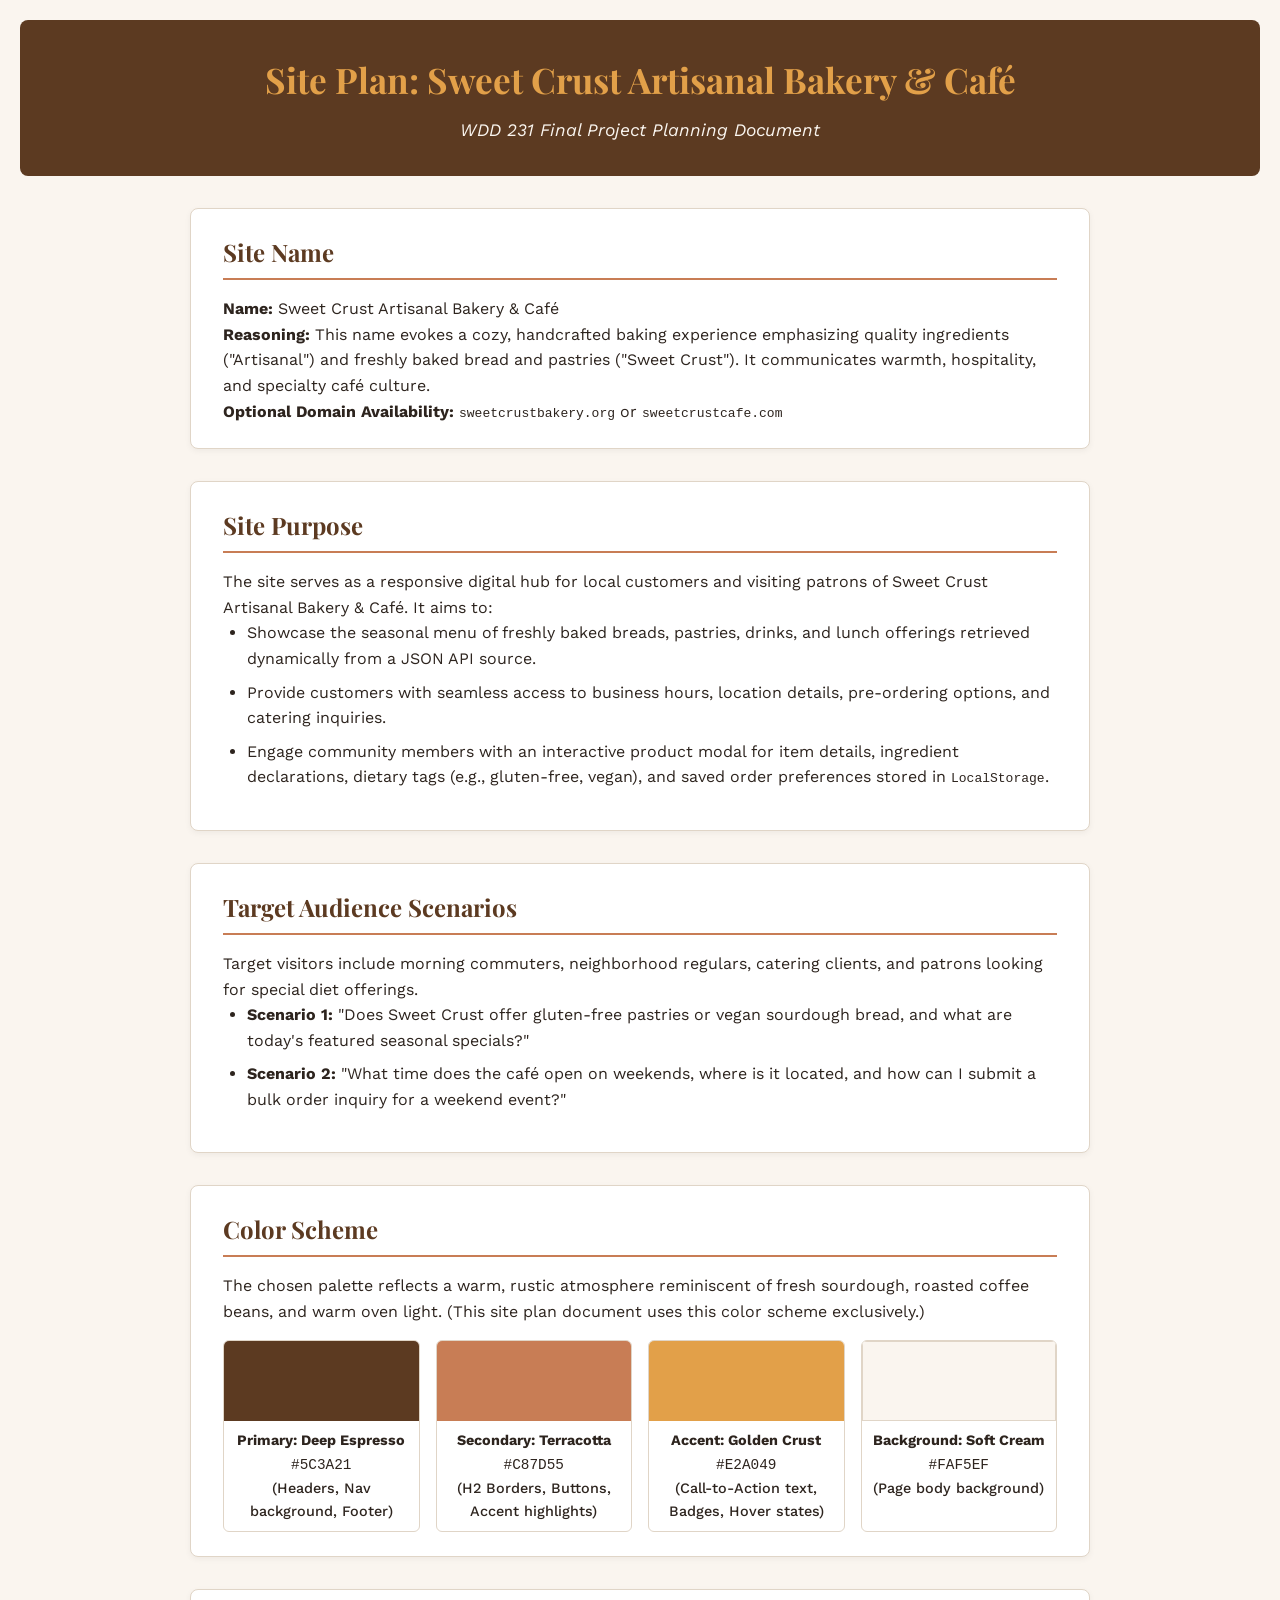
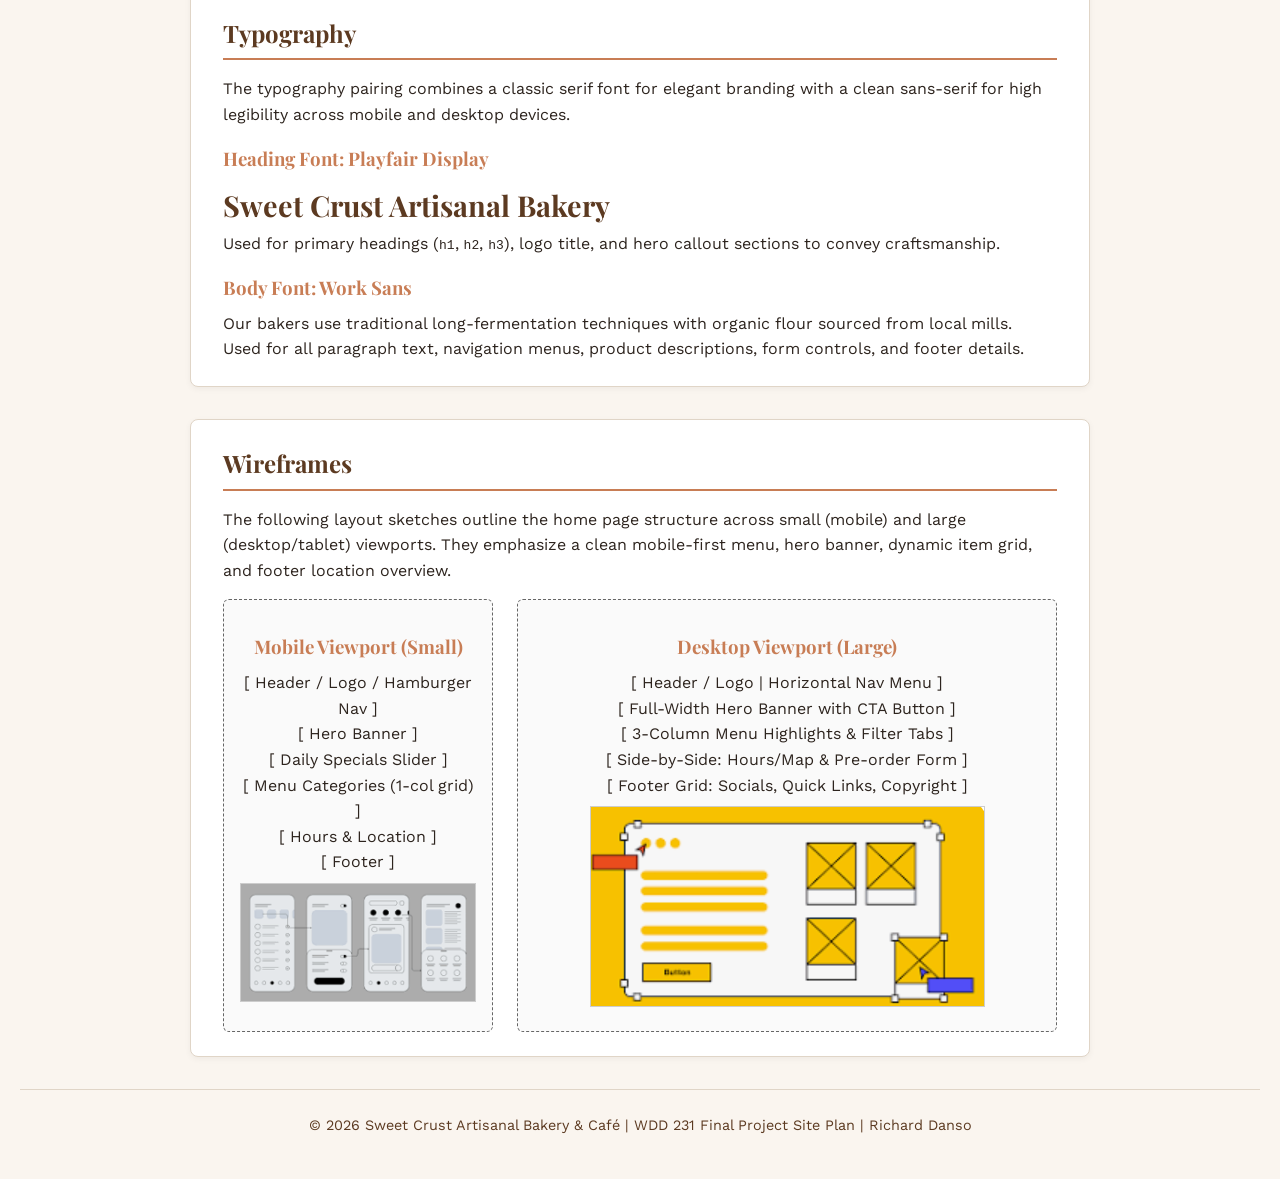
<file: site-plan.html>
<!DOCTYPE html>
<html lang="en-US">
<head>
  <meta charset="utf-8">
  <meta name="viewport" content="width=device-width, initial-scale=1.0">
  <title>Sweet Crust Artisanal Bakery & Café - Site Plan</title>
  <!-- Google Fonts import for typography styling -->
  <link rel="preconnect" href="https://fonts.googleapis.com">
  <link rel="preconnect" href="https://fonts.gstatic.com" crossorigin>
  <link href="https://fonts.googleapis.com/css2?family=Playfair+Display:ital,wght@0,600;0,700;1,400&family=Work+Sans:wght@400;500;600&display=swap" rel="stylesheet">
  <style>
    /* -------------------------------------------------------------
       COLOR SCHEME VARIABLES & TYPOGRAPHY SETUPS
       ------------------------------------------------------------- */
    :root {
      --primary-color: #5C3A21;    /* Deep Warm Espresso */
      --secondary-color: #C87D55;  /* Artisan Terracotta */
      --accent-color: #E2A049;     /* Golden Crust */
      --bg-color: #FAF5EF;         /* Soft Cream */
      --text-color: #2D241E;       /* Dark Roast Text */
      --card-bg: #FFFFFF;
      --border-color: #E0D5C7;
      
      --font-heading: 'Playfair Display', Georgia, serif;
      --font-body: 'Work Sans', 'Segoe UI', sans-serif;
    }

    * {
      box-sizing: border-box;
      margin: 0;
      padding: 0;
    }

    body {
      font-family: var(--font-body);
      background-color: var(--bg-color);
      color: var(--text-color);
      line-height: 1.6;
      padding: 20px;
    }

    header {
      background-color: var(--primary-color);
      color: var(--bg-color);
      text-align: center;
      padding: 2rem 1rem;
      border-radius: 8px;
      margin-bottom: 2rem;
    }

    header h1 {
      font-family: var(--font-heading);
      font-size: 2.2rem;
      margin-bottom: 0.5rem;
      color: var(--accent-color);
    }

    header p {
      font-size: 1.1rem;
      font-style: italic;
    }

    main {
      max-width: 900px;
      margin: 0 auto;
    }

    section {
      background-color: var(--card-bg);
      border: 1px solid var(--border-color);
      border-radius: 8px;
      padding: 1.5rem 2rem;
      margin-bottom: 2rem;
      box-shadow: 0 2px 6px rgba(0, 0, 0, 0.05);
    }

    h2 {
      font-family: var(--font-heading);
      color: var(--primary-color);
      border-bottom: 2px solid var(--secondary-color);
      padding-bottom: 0.4rem;
      margin-bottom: 1rem;
      font-size: 1.5rem;
    }

    h3 {
      font-family: var(--font-heading);
      color: var(--secondary-color);
      margin: 1rem 0 0.5rem 0;
    }

    ul, ol {
      margin-left: 1.5rem;
      margin-bottom: 1rem;
    }

    li {
      margin-bottom: 0.5rem;
    }

    /* Color Palette Display Grid */
    .color-grid {
      display: grid;
      grid-template-columns: repeat(auto-fit, minmax(180px, 1fr));
      gap: 1rem;
      margin-top: 1rem;
    }

    .color-box {
      border-radius: 6px;
      overflow: hidden;
      border: 1px solid var(--border-color);
      text-align: center;
    }

    .color-swatch {
      height: 80px;
      width: 100%;
    }

    .color-box p {
      padding: 0.5rem;
      font-size: 0.9rem;
      font-weight: 500;
    }

    /* Typography Samples */
    .font-sample-heading {
      font-family: var(--font-heading);
      font-size: 1.8rem;
      font-weight: 700;
      color: var(--primary-color);
      margin-bottom: 0.2rem;
    }

    .font-sample-body {
      font-family: var(--font-body);
      font-size: 1rem;
      color: var(--text-color);
    }

    /* Wireframe Section Styling */
    .wireframe-container {
      display: grid;
      grid-template-columns: 1fr;
      gap: 1.5rem;
      margin-top: 1rem;
    }

    @media (min-width: 650px) {
      .wireframe-container {
        grid-template-columns: 1fr 2fr;
      }
    }

    .wireframe-card {
      border: 1px dashed #666;
      padding: 1rem;
      background: #FAFAFA;
      border-radius: 6px;
      text-align: center;
    }

    .wireframe-card img {
      max-width: 100%;
      height: auto;
      border: 1px solid #CCC;
      margin-top: 0.5rem;
    }

    footer {
      text-align: center;
      padding: 1.5rem;
      font-size: 0.9rem;
      color: var(--primary-color);
      border-top: 1px solid var(--border-color);
    }
  </style>
</head>
<body>

  <header>
    <h1>Site Plan: Sweet Crust Artisanal Bakery & Café</h1>
    <p>WDD 231 Final Project Planning Document</p>
  </header>

  <main>

    <!-- Site Name Section -->
    <section>
      <h2>Site Name</h2>
      <p><strong>Name:</strong> Sweet Crust Artisanal Bakery &amp; Café</p>
      <p><strong>Reasoning:</strong> This name evokes a cozy, handcrafted baking experience emphasizing quality ingredients ("Artisanal") and freshly baked bread and pastries ("Sweet Crust"). It communicates warmth, hospitality, and specialty café culture.</p>
      <p><strong>Optional Domain Availability:</strong> <code>sweetcrustbakery.org</code> or <code>sweetcrustcafe.com</code></p>
    </section>

    <!-- Site Purpose Section -->
    <section>
      <h2>Site Purpose</h2>
      <p>The site serves as a responsive digital hub for local customers and visiting patrons of Sweet Crust Artisanal Bakery &amp; Café. It aims to:</p>
      <ul>
        <li>Showcase the seasonal menu of freshly baked breads, pastries, drinks, and lunch offerings retrieved dynamically from a JSON API source.</li>
        <li>Provide customers with seamless access to business hours, location details, pre-ordering options, and catering inquiries.</li>
        <li>Engage community members with an interactive product modal for item details, ingredient declarations, dietary tags (e.g., gluten-free, vegan), and saved order preferences stored in <code>LocalStorage</code>.</li>
      </ul>
    </section>

    <!-- Scenarios Section -->
    <section>
      <h2>Target Audience Scenarios</h2>
      <p>Target visitors include morning commuters, neighborhood regulars, catering clients, and patrons looking for special diet offerings.</p>
      <ul>
        <li><strong>Scenario 1:</strong> "Does Sweet Crust offer gluten-free pastries or vegan sourdough bread, and what are today's featured seasonal specials?"</li>
        <li><strong>Scenario 2:</strong> "What time does the café open on weekends, where is it located, and how can I submit a bulk order inquiry for a weekend event?"</li>
      </ul>
    </section>

    <!-- Color Scheme Section -->
    <section>
      <h2>Color Scheme</h2>
      <p>The chosen palette reflects a warm, rustic atmosphere reminiscent of fresh sourdough, roasted coffee beans, and warm oven light. (This site plan document uses this color scheme exclusively.)</p>
      
      <div class="color-grid">
        <div class="color-box">
          <div class="color-swatch" style="background-color: #5C3A21;"></div>
          <p><strong>Primary: Deep Espresso</strong><br><code>#5C3A21</code><br>(Headers, Nav background, Footer)</p>
        </div>
        <div class="color-box">
          <div class="color-swatch" style="background-color: #C87D55;"></div>
          <p><strong>Secondary: Terracotta</strong><br><code>#C87D55</code><br>(H2 Borders, Buttons, Accent highlights)</p>
        </div>
        <div class="color-box">
          <div class="color-swatch" style="background-color: #E2A049;"></div>
          <p><strong>Accent: Golden Crust</strong><br><code>#E2A049</code><br>(Call-to-Action text, Badges, Hover states)</p>
        </div>
        <div class="color-box">
          <div class="color-swatch" style="background-color: #FAF5EF; border: 1px solid #E0D5C7;"></div>
          <p><strong>Background: Soft Cream</strong><br><code>#FAF5EF</code><br>(Page body background)</p>
        </div>
      </div>
    </section>

    <!-- Typography Section -->
    <section>
      <h2>Typography</h2>
      <p>The typography pairing combines a classic serif font for elegant branding with a clean sans-serif for high legibility across mobile and desktop devices.</p>
      
      <h3>Heading Font: Playfair Display</h3>
      <p class="font-sample-heading">Sweet Crust Artisanal Bakery</p>
      <p>Used for primary headings (<code>h1</code>, <code>h2</code>, <code>h3</code>), logo title, and hero callout sections to convey craftsmanship.</p>

      <h3>Body Font: Work Sans</h3>
      <p class="font-sample-body">Our bakers use traditional long-fermentation techniques with organic flour sourced from local mills.</p>
      <p>Used for all paragraph text, navigation menus, product descriptions, form controls, and footer details.</p>
    </section>

    <!-- Wireframes Section -->
    <section>
      <h2>Wireframes</h2>
      <p>The following layout sketches outline the home page structure across small (mobile) and large (desktop/tablet) viewports. They emphasize a clean mobile-first menu, hero banner, dynamic item grid, and footer location overview.</p>
      
      <div class="wireframe-container">
        <div class="wireframe-card">
          <h3>Mobile Viewport (Small)</h3>
          <p>[ Header / Logo / Hamburger Nav ]</p>
          <p>[ Hero Banner ]</p>
          <p>[ Daily Specials Slider ]</p>
          <p>[ Menu Categories (1-col grid) ]</p>
          <p>[ Hours &amp; Location ]</p>
          <p>[ Footer ]</p>
          <!-- Replace src with your local scanned/drawn wireframe image path -->
          <img src="images/MOBI.png" alt="Hand-drawn mobile wireframe layout for home page">
        </div>

        <div class="wireframe-card">
          <h3>Desktop Viewport (Large)</h3>
          <p>[ Header / Logo | Horizontal Nav Menu ]</p>
          <p>[ Full-Width Hero Banner with CTA Button ]</p>
          <p>[ 3-Column Menu Highlights &amp; Filter Tabs ]</p>
          <p>[ Side-by-Side: Hours/Map &amp; Pre-order Form ]</p>
          <p>[ Footer Grid: Socials, Quick Links, Copyright ]</p>
          <!-- Replace src with your local scanned/drawn wireframe image path -->
          <img src="images/HOB.png" alt="Hand-drawn desktop wireframe layout for home page">
        </div>
      </div>
    </section>

  </main>

  <footer>
    <p>&copy; 2026 Sweet Crust Artisanal Bakery &amp; Café | WDD 231 Final Project Site Plan | Richard Danso</p>
  </footer>

</body>
</html>
</file>
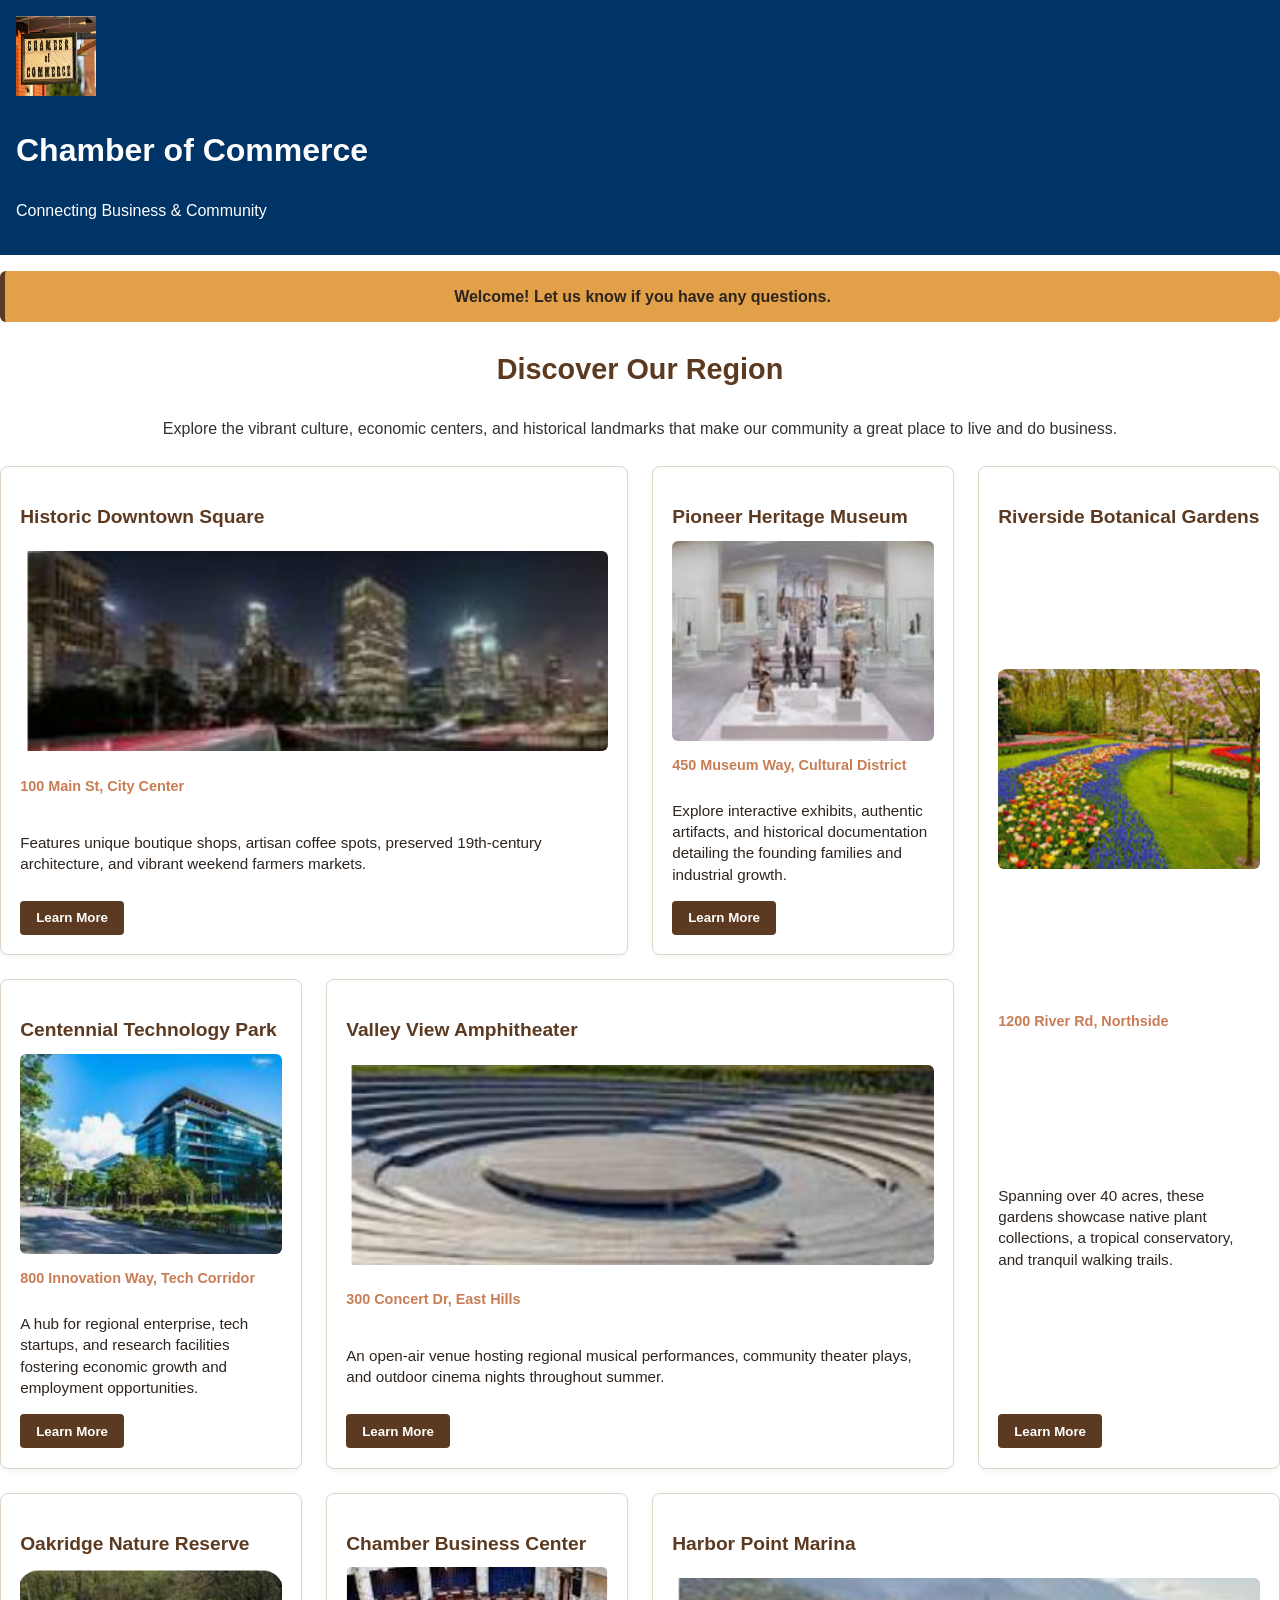
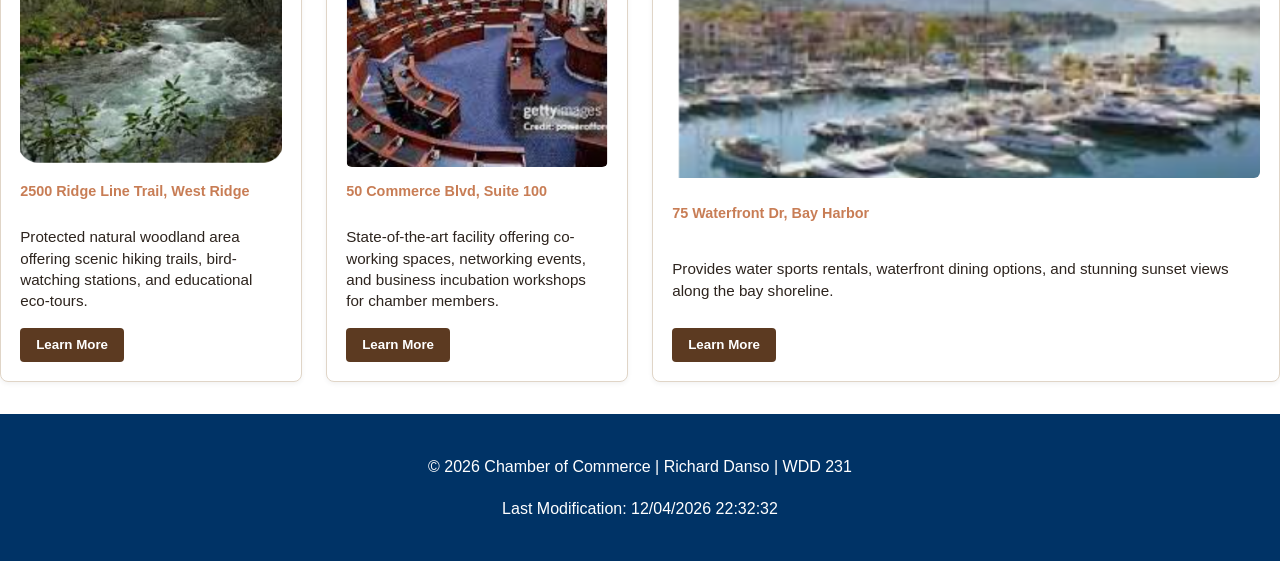
<file: chamber/discover.html>
<!DOCTYPE html>
<html lang="en-US">
<head>
  <meta charset="utf-8">
  <meta name="viewport" content="width=device-width, initial-scale=1.0">
  <title>Chamber Discover Page - Local Features &amp; Demographics</title>
  <meta name="description" content="Discover points of interest, attractions, and visitor resources provided by the Chamber of Commerce.">
  
  <!-- CSS Stylesheets -->
  <link rel="stylesheet" href="css/base.css">
  <link rel="stylesheet" href="css/discover.css">

  <!-- JS Module Import -->
  <script type="module" src="js/discover.js"></script>
</head>
<body>

  <header>
    <div class="header-container">
      <img src="images/Logo.png" alt="Chamber of Commerce Logo" width="80" height="80">
      <div class="header-title">
        <h1>Chamber of Commerce</h1>
        <p>Connecting Business &amp; Community</p>
      </div>
    </div>
    <nav>
      <ul>
        <li><a href="index.html">Home</a></li>
        <li><a href="discover.html" class="active">Discover</a></li>
        <li><a href="directory.html">Directory</a></li>
        <li><a href="join.html">Join</a></li>
      </ul>
    </nav>
  </header>

  <main>
    <!-- Visitor Message Container (populated via localStorage JS) -->
    <aside id="visitor-message" class="visitor-banner"></aside>

    <div class="discover-heading">
      <h2>Discover Our Region</h2>
      <p>Explore the vibrant culture, economic centers, and historical landmarks that make our community a great place to live and do business.</p>
    </div>

    <!-- Grid Layout Container using grid-template-areas -->
    <section class="discover-grid" id="discover-cards">
      <!-- 8 Cards dynamically injected via discover.js -->
    </section>
  </main>

  <footer>
    <p>&copy; <span id="currentyear"></span> Chamber of Commerce | Richard Danso | WDD 231</p>
    <p id="lastModified"></p>
  </footer>

</body>
</html>
</file>
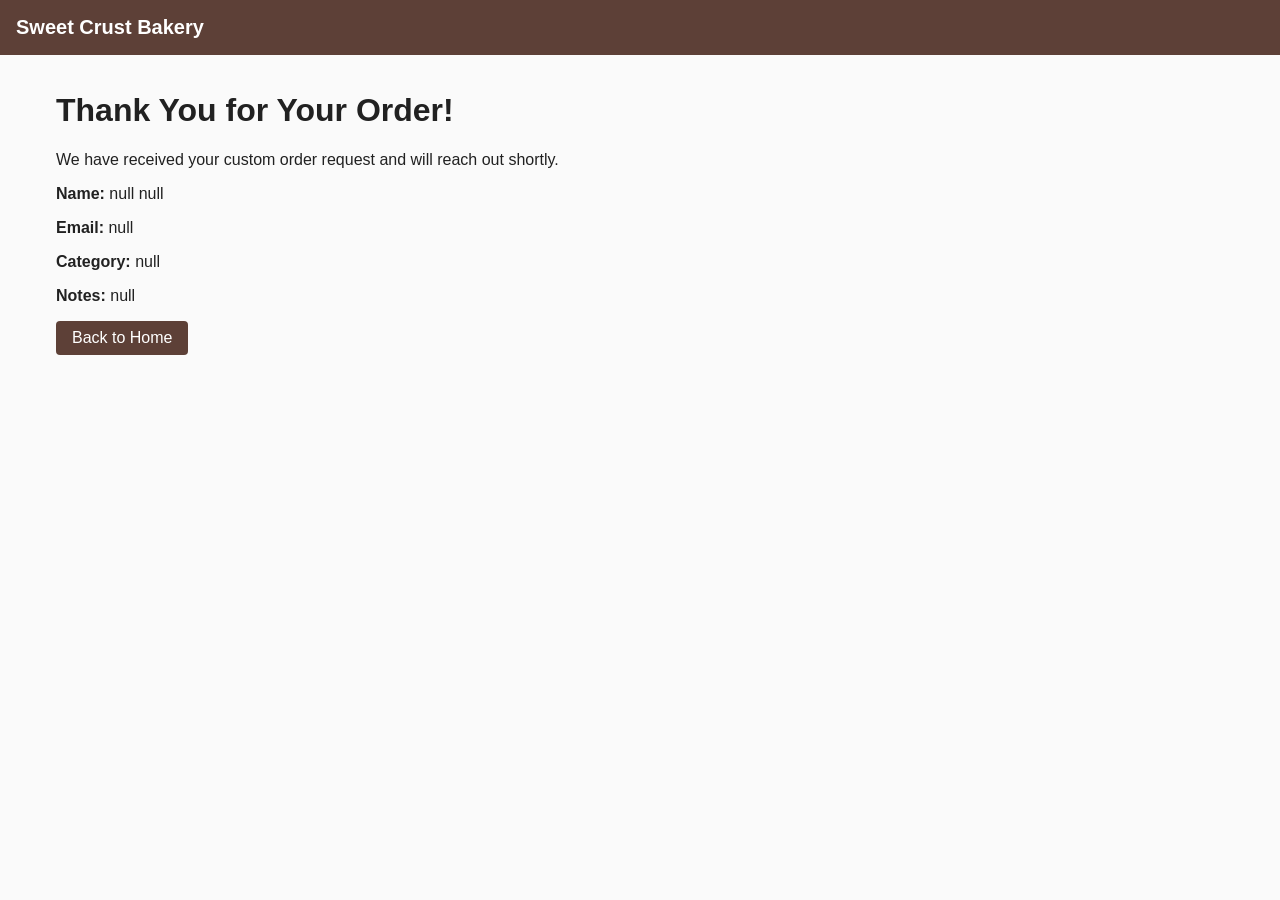
<file: project/thank-you.html>
<!DOCTYPE html>
<html lang="en">
<head>
    <meta charset="UTF-8">
    <meta name="viewport" content="width=device-width, initial-scale=1.0">
    <title>Thank You | Order Submitted</title>
    <link rel="stylesheet" href="css/base.css">
    <link rel="stylesheet" href="css/larger.css">
    <script type="module" src="js/main.js"></script>
</head>
<body>
    <header>
        <div class="brand"><span>Sweet Crust Bakery</span></div>
    </header>
    <main>
        <h1>Thank You for Your Order!</h1>
        <p>We have received your custom order request and will reach out shortly.</p>
        <div id="form-summary" class="card"></div>
        <a href="index.html" class="btn">Back to Home</a>
    </main>

    <script>
        const params = new URLSearchParams(window.location.search);
        const summary = document.getElementById('form-summary');
        if (summary) {
            summary.innerHTML = `
                <p><strong>Name:</strong> ${params.get('fname')} ${params.get('lname')}</p>
                <p><strong>Email:</strong> ${params.get('email')}</p>
                <p><strong>Category:</strong> ${params.get('category')}</p>
                <p><strong>Notes:</strong> ${params.get('notes')}</p>
            `;
        }
    </script>
</body>
</html>
</file>
<file: chamber/css/base.css>
/* Mobile First Base Styles */
body {
    font-family: Arial, sans-serif;
    margin: 0;
    padding: 0;
    line-height: 1.6;
    color: #333;
}

header {
    background-color: #003366;
    color: #fff;
    padding: 1rem;
    display: flex;
    flex-wrap: wrap;
    justify-content: space-between;
    align-items: center;
}

.logo-container {
    display: flex;
    align-items: center;
    gap: 0.5rem;
    font-size: 1.2rem;
    font-weight: bold;
}

#menu-btn {
    font-size: 1.8rem;
    background: none;
    border: none;
    color: white;
    cursor: pointer;
}

nav {
    width: 100%;
}

nav ul {
    list-style: none;
    padding: 0;
    margin: 0;
    display: none;
    flex-direction: column;
}

nav ul.open {
    display: flex;
}

nav a {
    color: white;
    text-decoration: none;
    padding: 0.75rem 1rem;
    display: block;
}

nav a.active, nav a:hover {
    background-color: #002244;
}

/* Home Layout Mobile */
.home-grid {
    display: grid;
    grid-template-columns: 1fr;
    gap: 1.5rem;
    padding: 1rem;
}

/* Hero Section */
.hero {
    position: relative;
    overflow: hidden;
}

.hero img {
    width: 100%;
    height: auto;
    display: block;
    border-radius: 8px;
}

.cta-overlay {
    position: absolute;
    top: 50%;
    left: 50%;
    transform: translate(-50%, -50%);
    background: rgba(0, 51, 102, 0.85);
    color: white;
    padding: 1.5rem;
    text-align: center;
    border-radius: 8px;
    width: 80%;
}

.cta-btn {
    display: inline-block;
    margin-top: 1rem;
    padding: 0.75rem 1.25rem;
    background-color: #d9534f;
    color: white;
    text-decoration: none;
    font-weight: bold;
    border-radius: 4px;
}

.cta-btn:hover {
    background-color: #c9302c;
}

/* Cards & Sections */
.card {
    background: #f4f6f8;
    border: 1px solid #ddd;
    border-radius: 8px;
    padding: 1rem;
}

#current-weather {
    display: flex;
    align-items: center;
    justify-content: space-around;
}

.temp-display {
    font-size: 2rem;
    font-weight: bold;
}

.forecast-container {
    display: flex;
    justify-content: space-between;
    margin-top: 0.5rem;
}

.forecast-day {
    text-align: center;
    background: #fff;
    padding: 0.5rem;
    border-radius: 4px;
    flex: 1;
    margin: 0 0.2rem;
}

/* Spotlights */
.spotlight-grid {
    display: grid;
    grid-template-columns: 1fr;
    gap: 1rem;
}

.spotlight-card {
    background: #fff;
    border: 1px solid #ccc;
    border-radius: 8px;
    padding: 1rem;
    text-align: center;
}

.spotlight-card img {
    max-width: 120px;
    height: auto;
    margin-bottom: 0.5rem;
}

footer {
    background-color: #003366;
    color: white;
    text-align: center;
    padding: 1.5rem;
    margin-top: 2rem;
}
</file>
<file: chamber/css/discover.css>
/* ============================================================================
   DISCOVER PAGE STYLES & GRID-TEMPLATE-AREAS LAYOUT
   ============================================================================ */

.visitor-banner {
  background-color: #E2A049;
  color: #2D241E;
  text-align: center;
  padding: 0.8rem 1rem;
  margin: 1rem 0;
  border-radius: 6px;
  font-weight: 600;
  border-left: 5px solid #5C3A21;
}

.discover-heading {
  text-align: center;
  margin-bottom: 1.5rem;
}

.discover-heading h2 {
  color: #5C3A21;
  font-size: 1.8rem;
}

/* Common Card Styling */
.card {
  background-color: #FFFFFF;
  border: 1px solid #E0D5C7;
  border-radius: 8px;
  padding: 1.2rem;
  box-shadow: 0 2px 5px rgba(0, 0, 0, 0.05);
  display: flex;
  flex-direction: column;
  justify-content: space-between;
}

.card h2 {
  font-size: 1.2rem;
  color: #5C3A21;
  margin-bottom: 0.5rem;
}

.card figure {
  margin: 0 0 0.8rem 0;
  overflow: hidden;
  border-radius: 6px;
}

.card figure img {
  width: 100%;
  height: 200px;
  object-fit: cover;
  display: block;
}

.card address {
  font-style: normal;
  font-weight: 600;
  color: #C87D55;
  margin-bottom: 0.5rem;
  font-size: 0.9rem;
}

.card p {
  font-size: 0.95rem;
  color: #2D241E;
  margin-bottom: 1rem;
  line-height: 1.4;
}

.card button {
  background-color: #5C3A21;
  color: #FFFFFF;
  border: none;
  padding: 0.6rem 1rem;
  border-radius: 4px;
  cursor: pointer;
  font-weight: 600;
  align-self: start;
  transition: background-color 0.2s ease;
}

.card button:hover {
  background-color: #C87D55;
}

/* Assigning Area Names to Individual Cards */
.card-1 { grid-area: item1; }
.card-2 { grid-area: item2; }
.card-3 { grid-area: item3; }
.card-4 { grid-area: item4; }
.card-5 { grid-area: item5; }
.card-6 { grid-area: item6; }
.card-7 { grid-area: item7; }
.card-8 { grid-area: item8; }


/* ----------------------------------------------------------------------------
   1. SMALL SCREENS (Mobile: 320px to 640px)
   ---------------------------------------------------------------------------- */
.discover-grid {
  display: grid;
  gap: 1.5rem;
  grid-template-columns: 1fr;
  grid-template-areas:
    "item1"
    "item2"
    "item3"
    "item4"
    "item5"
    "item6"
    "item7"
    "item8";
}

/* ----------------------------------------------------------------------------
   2. MEDIUM SCREENS (Tablets: 641px to 1024px)
   ---------------------------------------------------------------------------- */
@media (min-width: 641px) and (max-width: 1024px) {
  .discover-grid {
    grid-template-columns: 1fr 1fr;
    grid-template-areas:
      "item1 item2"
      "item3 item3"
      "item4 item5"
      "item6 item7"
      "item8 item8";
  }

  /* Image Hover Effect enabled on Tablet & Desktop ONLY */
  .card figure img {
    transition: transform 0.3s ease, filter 0.3s ease;
  }
  .card figure img:hover {
    transform: scale(1.05);
    filter: brightness(1.1);
  }
}

/* ----------------------------------------------------------------------------
   3. LARGE SCREENS (Desktop: 1025px and above)
   ---------------------------------------------------------------------------- */
@media (min-width: 1025px) {
  .discover-grid {
    grid-template-columns: repeat(4, 1fr);
    grid-template-areas:
      "item1 item1 item2 item3"
      "item4 item5 item5 item3"
      "item6 item7 item8 item8";
  }

  /* Image Hover Effect enabled on Desktop */
  .card figure img {
    transition: transform 0.3s ease, filter 0.3s ease, box-shadow 0.3s ease;
  }
  .card figure img:hover {
    transform: scale(1.04);
    filter: contrast(1.05);
    box-shadow: 0 4px 10px rgba(0, 0, 0, 0.15);
  }
}
</file>
<file: project/css/base.css>
:root {
    --primary-color: #5d4037;
    --secondary-color: #d7ccc8;
    --accent-color: #e65100;
    --bg-color: #fafafa;
    --text-color: #212121;
}

body {
    font-family: Arial, sans-serif;
    margin: 0;
    background-color: var(--bg-color);
    color: var(--text-color);
    display: flex;
    flex-direction: column;
    min-height: 100vh;
}

header {
    background-color: var(--primary-color);
    color: white;
    padding: 1rem;
    display: flex;
    justify-content: space-between;
    align-items: center;
    flex-wrap: wrap;
}

.brand {
    display: flex;
    align-items: center;
    gap: 0.5rem;
    font-size: 1.25rem;
    font-weight: bold;
}

#hamburger-btn {
    background: none;
    border: none;
    color: white;
    font-size: 1.8rem;
    cursor: pointer;
}

nav {
    width: 100%;
}

nav ul {
    list-style: none;
    padding: 0;
    margin: 0;
    display: none;
    flex-direction: column;
}

nav ul.show {
    display: flex;
}

nav a {
    color: white;
    text-decoration: none;
    padding: 0.75rem 1rem;
    display: block;
}

nav a.active, nav a:hover {
    background-color: var(--accent-color);
}

main {
    flex: 1;
    padding: 1rem;
    max-width: 1200px;
    margin: 0 auto;
    width: 100%;
    box-sizing: border-box;
}

/* Card Grid */
.card-grid {
    display: grid;
    grid-template-columns: 1fr;
    gap: 1rem;
}

.item-card {
    background: white;
    border: 1px solid #ddd;
    border-radius: 8px;
    padding: 1rem;
    text-align: center;
}

.item-card img {
    width: 100%;
    height: 180px;
    object-fit: cover;
    border-radius: 6px;
}

/* Buttons */
.btn, .filter-btn {
    background-color: var(--primary-color);
    color: white;
    padding: 0.5rem 1rem;
    border: none;
    border-radius: 4px;
    cursor: pointer;
    text-decoration: none;
    display: inline-block;
}

.filter-container {
    display: flex;
    gap: 0.5rem;
    flex-wrap: wrap;
    margin-bottom: 1rem;
}

.filter-btn.active {
    background-color: var(--accent-color);
}

/* Modal Styling */
dialog {
    border: none;
    border-radius: 8px;
    padding: 1.5rem;
    max-width: 500px;
    width: 90%;
}

dialog::backdrop {
    background: rgba(0, 0, 0, 0.6);
}

footer {
    background-color: var(--primary-color);
    color: white;
    text-align: center;
    padding: 1rem;
    margin-top: 2rem;
}

footer a { color: var(--secondary-color); }
</file>
<file: project/css/larger.css>
@media (min-width: 800px) {
    #hamburger-btn {
        display: none;
    }

    nav {
        width: auto;
    }

    nav ul {
        display: flex !important;
        flex-direction: row;
    }

    .card-grid {
        grid-template-columns: repeat(3, 1fr);
    }

    .home-grid {
        display: grid;
        grid-template-columns: 2fr 1fr;
        gap: 1.5rem;
    }

    .hero {
        grid-column: 1 / -1;
        position: relative;
    }

    .hero img {
        width: 100%;
        height: 350px;
        object-fit: cover;
        border-radius: 8px;
    }

    .hero-cta {
        position: absolute;
        bottom: 20px;
        left: 20px;
        background: rgba(0, 0, 0, 0.7);
        color: white;
        padding: 1rem;
        border-radius: 6px;
    }
}@media (min-width: 800px) {
    #hamburger-btn {
        display: none;
    }

    nav {
        width: auto;
    }

    nav ul {
        display: flex !important;
        flex-direction: row;
    }

    .card-grid {
        grid-template-columns: repeat(3, 1fr);
    }

    .home-grid {
        display: grid;
        grid-template-columns: 2fr 1fr;
        gap: 1.5rem;
    }

    .hero {
        grid-column: 1 / -1;
        position: relative;
    }

    .hero img {
        width: 100%;
        height: 350px;
        object-fit: cover;
        border-radius: 8px;
    }

    .hero-cta {
        position: absolute;
        bottom: 20px;
        left: 20px;
        background: rgba(0, 0, 0, 0.7);
        color: white;
        padding: 1rem;
        border-radius: 6px;
    }
}@media (min-width: 800px) {
    #hamburger-btn {
        display: none;
    }

    nav {
        width: auto;
    }

    nav ul {
        display: flex !important;
        flex-direction: row;
    }

    .card-grid {
        grid-template-columns: repeat(3, 1fr);
    }

    .home-grid {
        display: grid;
        grid-template-columns: 2fr 1fr;
        gap: 1.5rem;
    }

    .hero {
        grid-column: 1 / -1;
        position: relative;
    }

    .hero img {
        width: 100%;
        height: 350px;
        object-fit: cover;
        border-radius: 8px;
    }

    .hero-cta {
        position: absolute;
        bottom: 20px;
        left: 20px;
        background: rgba(0, 0, 0, 0.7);
        color: white;
        padding: 1rem;
        border-radius: 6px;
    }
}
</file>
